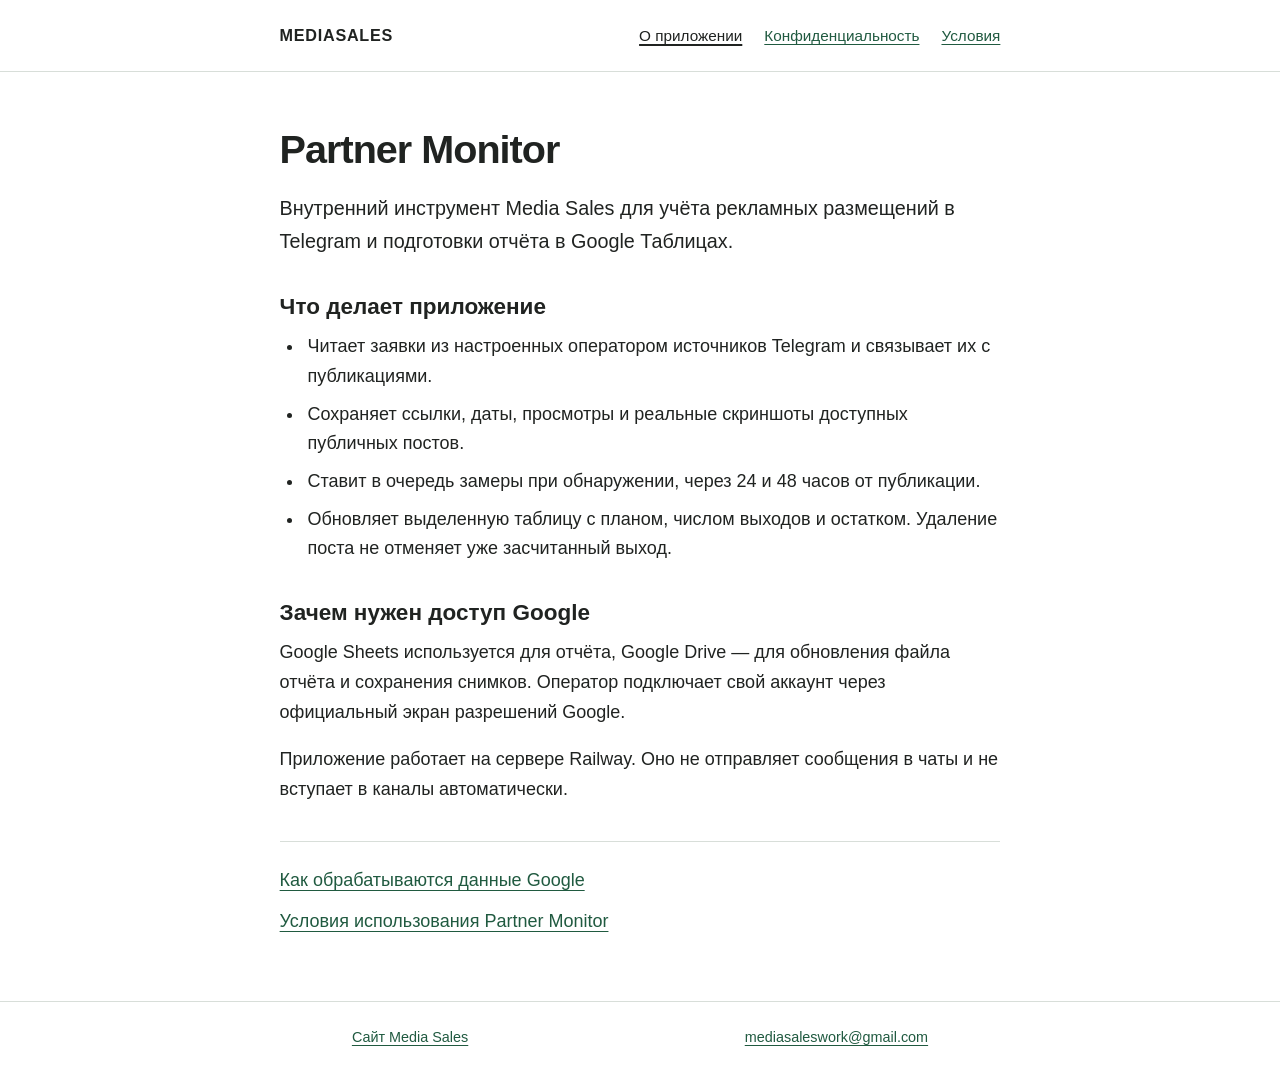
<file: index.html>
<!doctype html>
<html lang="ru">
<head>
  <meta charset="utf-8">
  <meta name="viewport" content="width=device-width, initial-scale=1">
  <meta name="description" content="Partner Monitor — внутренний инструмент Media Sales для отчётов о рекламных размещениях в Telegram.">
  <title>Partner Monitor — Media Sales</title>
  <link rel="stylesheet" href="styles.css">
</head>
<body>
  <a class="skip" href="#content">Перейти к содержанию</a>
  <header><div class="shell header-inner">
    <a class="brand" href="index.html" aria-label="Media Sales — Partner Monitor">MEDIASALES</a>
    <nav aria-label="Служебные страницы">
      <a href="index.html" aria-current="page">О приложении</a>
      <a href="privacy.html">Конфиденциальность</a>
      <a href="terms.html">Условия</a>
    </nav>
  </div></header>
  <main class="shell" id="content">
    <h1>Partner Monitor</h1>
    <p class="lead">Внутренний инструмент Media Sales для учёта рекламных размещений в Telegram и подготовки отчёта в Google Таблицах.</p>
    <h2>Что делает приложение</h2>
    <ul>
      <li>Читает заявки из настроенных оператором источников Telegram и связывает их с публикациями.</li>
      <li>Сохраняет ссылки, даты, просмотры и реальные скриншоты доступных публичных постов.</li>
      <li>Ставит в очередь замеры при обнаружении, через 24 и 48 часов от публикации.</li>
      <li>Обновляет выделенную таблицу с планом, числом выходов и остатком. Удаление поста не отменяет уже засчитанный выход.</li>
    </ul>
    <h2>Зачем нужен доступ Google</h2>
    <p>Google Sheets используется для отчёта, Google Drive — для обновления файла отчёта и сохранения снимков. Оператор подключает свой аккаунт через официальный экран разрешений Google.</p>
    <p>Приложение работает на сервере Railway. Оно не отправляет сообщения в чаты и не вступает в каналы автоматически.</p>
    <div class="links">
      <a href="privacy.html">Как обрабатываются данные Google</a>
      <a href="terms.html">Условия использования Partner Monitor</a>
    </div>
  </main>
  <footer><div class="shell footer-inner">
    <a href="https://mediasaleslimited.uz/">Сайт Media Sales</a>
    <a href="mailto:mediasaleswork@gmail.com">mediasaleswork@gmail.com</a>
  </div></footer>
</body>
</html>
</file>
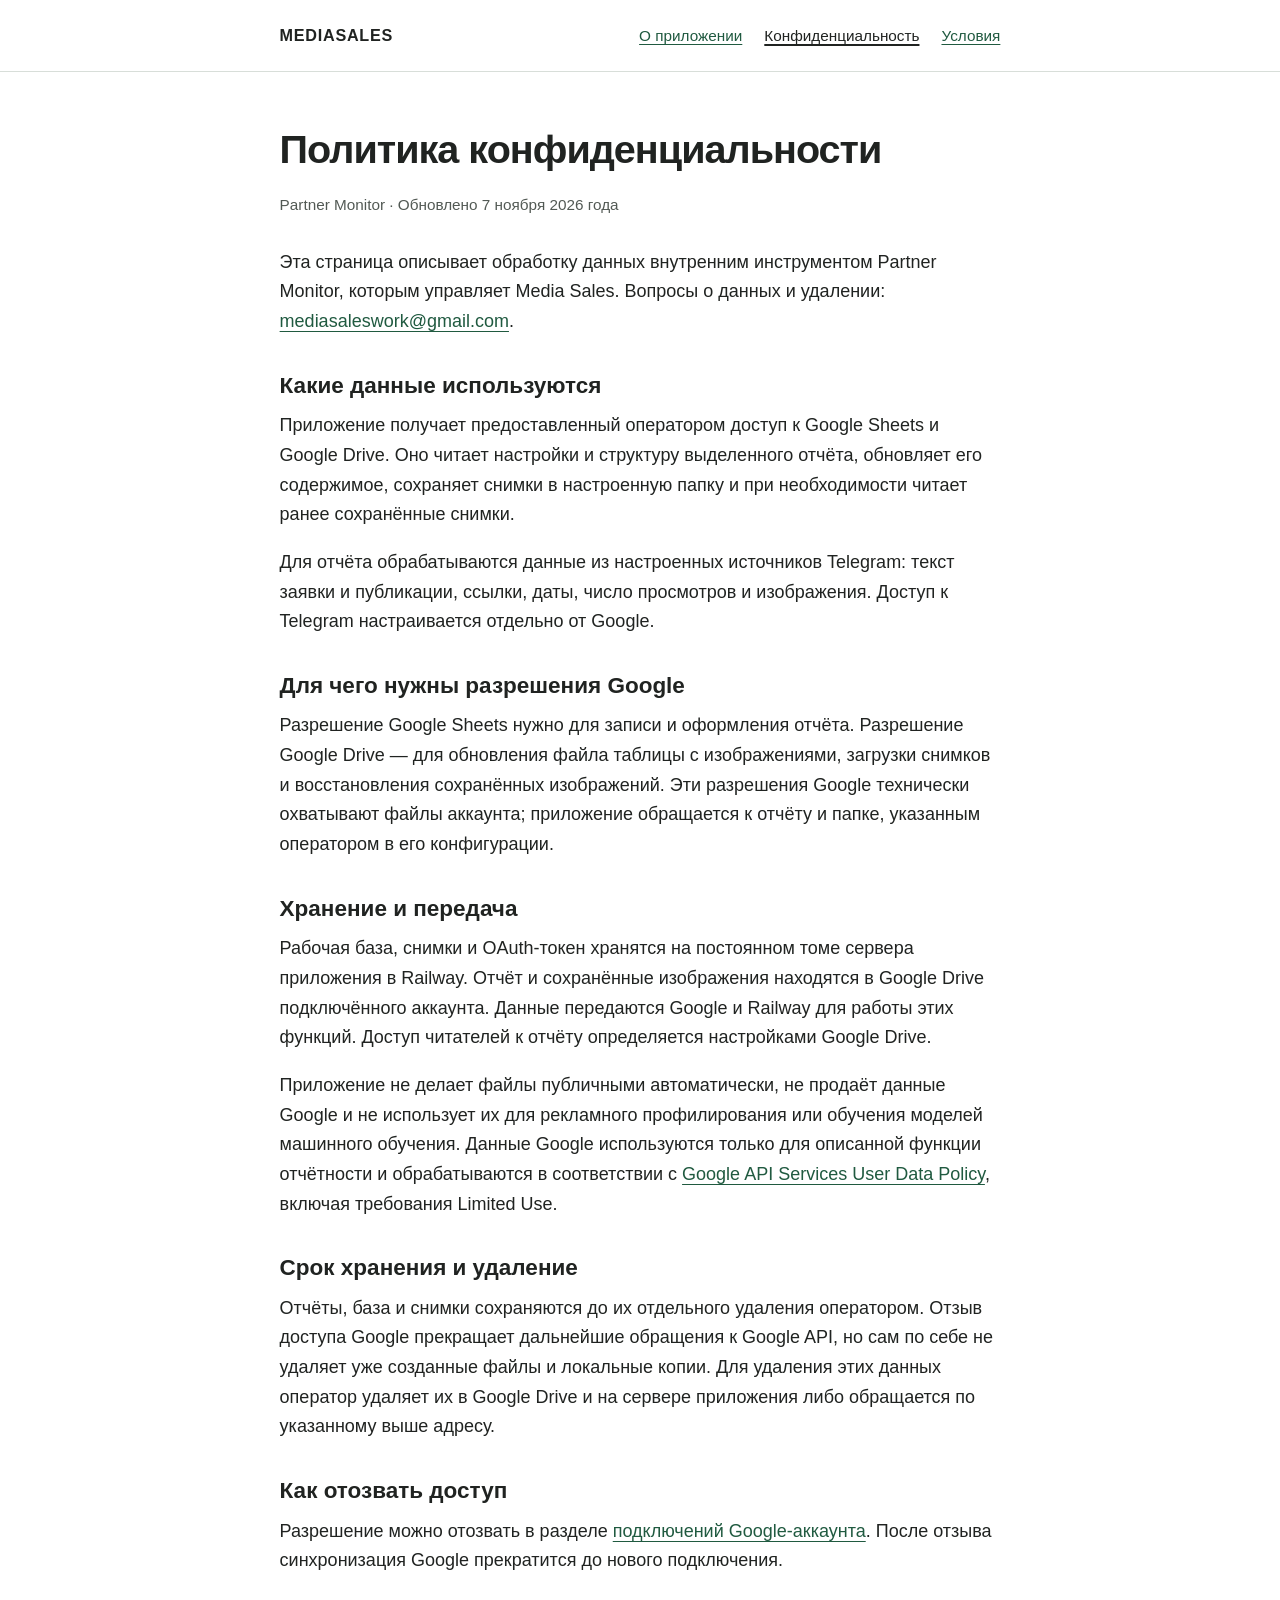
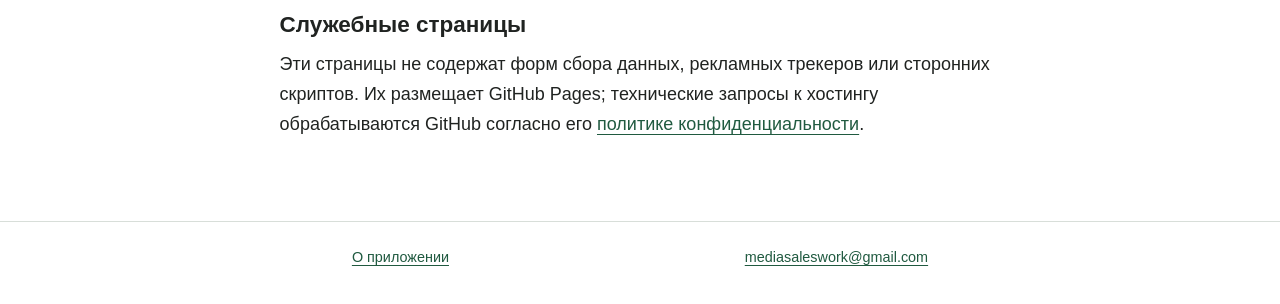
<file: privacy.html>
<!doctype html>
<html lang="ru">
<head>
  <meta charset="utf-8">
  <meta name="viewport" content="width=device-width, initial-scale=1">
  <meta name="description" content="Как Partner Monitor использует доступ к Google Sheets и Google Drive, хранит данные и позволяет отозвать доступ.">
  <title>Конфиденциальность — Partner Monitor</title>
  <link rel="stylesheet" href="styles.css">
</head>
<body>
  <a class="skip" href="#content">Перейти к содержанию</a>
  <header><div class="shell header-inner">
    <a class="brand" href="index.html" aria-label="Media Sales — Partner Monitor">MEDIASALES</a>
    <nav aria-label="Служебные страницы">
      <a href="index.html">О приложении</a>
      <a href="privacy.html" aria-current="page">Конфиденциальность</a>
      <a href="terms.html">Условия</a>
    </nav>
  </div></header>
  <main class="shell" id="content">
    <h1>Политика конфиденциальности</h1>
    <p class="date">Partner Monitor · Обновлено 7 ноября 2026 года</p>
    <p>Эта страница описывает обработку данных внутренним инструментом Partner Monitor, которым управляет Media Sales. Вопросы о данных и удалении: <a href="mailto:mediasaleswork@gmail.com">mediasaleswork@gmail.com</a>.</p>
    <h2>Какие данные используются</h2>
    <p>Приложение получает предоставленный оператором доступ к Google Sheets и Google Drive. Оно читает настройки и структуру выделенного отчёта, обновляет его содержимое, сохраняет снимки в настроенную папку и при необходимости читает ранее сохранённые снимки.</p>
    <p>Для отчёта обрабатываются данные из настроенных источников Telegram: текст заявки и публикации, ссылки, даты, число просмотров и изображения. Доступ к Telegram настраивается отдельно от Google.</p>
    <h2>Для чего нужны разрешения Google</h2>
    <p>Разрешение Google Sheets нужно для записи и оформления отчёта. Разрешение Google Drive — для обновления файла таблицы с изображениями, загрузки снимков и восстановления сохранённых изображений. Эти разрешения Google технически охватывают файлы аккаунта; приложение обращается к отчёту и папке, указанным оператором в его конфигурации.</p>
    <h2>Хранение и передача</h2>
    <p>Рабочая база, снимки и OAuth-токен хранятся на постоянном томе сервера приложения в Railway. Отчёт и сохранённые изображения находятся в Google Drive подключённого аккаунта. Данные передаются Google и Railway для работы этих функций. Доступ читателей к отчёту определяется настройками Google Drive.</p>
    <p>Приложение не делает файлы публичными автоматически, не продаёт данные Google и не использует их для рекламного профилирования или обучения моделей машинного обучения. Данные Google используются только для описанной функции отчётности и обрабатываются в соответствии с <a href="https://developers.google.com/terms/api-services-user-data-policy">Google API Services User Data Policy</a>, включая требования Limited Use.</p>
    <h2>Срок хранения и удаление</h2>
    <p>Отчёты, база и снимки сохраняются до их отдельного удаления оператором. Отзыв доступа Google прекращает дальнейшие обращения к Google API, но сам по себе не удаляет уже созданные файлы и локальные копии. Для удаления этих данных оператор удаляет их в Google Drive и на сервере приложения либо обращается по указанному выше адресу.</p>
    <h2>Как отозвать доступ</h2>
    <p>Разрешение можно отозвать в разделе <a href="https://myaccount.google.com/connections">подключений Google-аккаунта</a>. После отзыва синхронизация Google прекратится до нового подключения.</p>
    <h2>Служебные страницы</h2>
    <p>Эти страницы не содержат форм сбора данных, рекламных трекеров или сторонних скриптов. Их размещает GitHub Pages; технические запросы к хостингу обрабатываются GitHub согласно его <a href="https://docs.github.com/en/site-policy/privacy-policies/github-general-privacy-statement">политике конфиденциальности</a>.</p>
  </main>
  <footer><div class="shell footer-inner">
    <a href="index.html">О приложении</a>
    <a href="mailto:mediasaleswork@gmail.com">mediasaleswork@gmail.com</a>
  </div></footer>
</body>
</html>
</file>
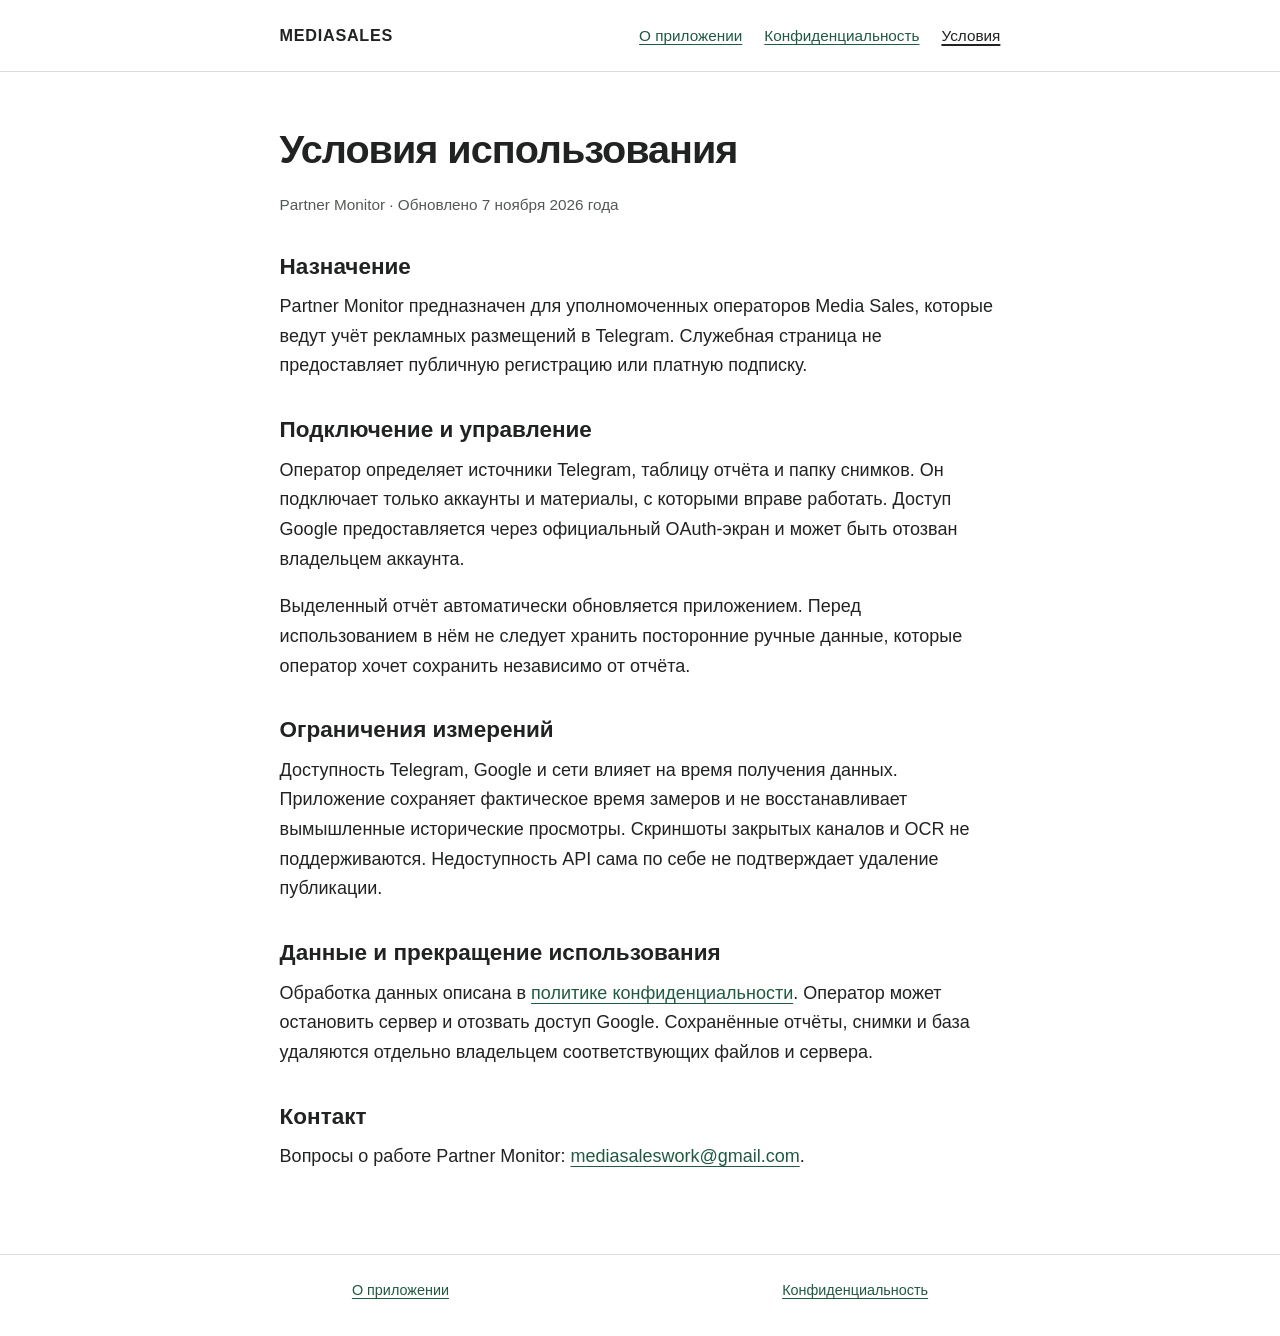
<file: terms.html>
<!doctype html>
<html lang="ru">
<head>
  <meta charset="utf-8">
  <meta name="viewport" content="width=device-width, initial-scale=1">
  <meta name="description" content="Назначение и условия внутреннего использования Partner Monitor в Media Sales.">
  <title>Условия использования — Partner Monitor</title>
  <link rel="stylesheet" href="styles.css">
</head>
<body>
  <a class="skip" href="#content">Перейти к содержанию</a>
  <header><div class="shell header-inner">
    <a class="brand" href="index.html" aria-label="Media Sales — Partner Monitor">MEDIASALES</a>
    <nav aria-label="Служебные страницы">
      <a href="index.html">О приложении</a>
      <a href="privacy.html">Конфиденциальность</a>
      <a href="terms.html" aria-current="page">Условия</a>
    </nav>
  </div></header>
  <main class="shell" id="content">
    <h1>Условия использования</h1>
    <p class="date">Partner Monitor · Обновлено 7 ноября 2026 года</p>
    <h2>Назначение</h2>
    <p>Partner Monitor предназначен для уполномоченных операторов Media Sales, которые ведут учёт рекламных размещений в Telegram. Служебная страница не предоставляет публичную регистрацию или платную подписку.</p>
    <h2>Подключение и управление</h2>
    <p>Оператор определяет источники Telegram, таблицу отчёта и папку снимков. Он подключает только аккаунты и материалы, с которыми вправе работать. Доступ Google предоставляется через официальный OAuth-экран и может быть отозван владельцем аккаунта.</p>
    <p>Выделенный отчёт автоматически обновляется приложением. Перед использованием в нём не следует хранить посторонние ручные данные, которые оператор хочет сохранить независимо от отчёта.</p>
    <h2>Ограничения измерений</h2>
    <p>Доступность Telegram, Google и сети влияет на время получения данных. Приложение сохраняет фактическое время замеров и не восстанавливает вымышленные исторические просмотры. Скриншоты закрытых каналов и OCR не поддерживаются. Недоступность API сама по себе не подтверждает удаление публикации.</p>
    <h2>Данные и прекращение использования</h2>
    <p>Обработка данных описана в <a href="privacy.html">политике конфиденциальности</a>. Оператор может остановить сервер и отозвать доступ Google. Сохранённые отчёты, снимки и база удаляются отдельно владельцем соответствующих файлов и сервера.</p>
    <h2>Контакт</h2>
    <p>Вопросы о работе Partner Monitor: <a href="mailto:mediasaleswork@gmail.com">mediasaleswork@gmail.com</a>.</p>
  </main>
  <footer><div class="shell footer-inner">
    <a href="index.html">О приложении</a>
    <a href="privacy.html">Конфиденциальность</a>
  </div></footer>
</body>
</html>
</file>
<file: styles.css>
:root {
  color-scheme: light;
  --ink: #202321;
  --muted: #525954;
  --paper: #ffffff;
  --edge: #d8ded9;
  --link: #205a40;
  --focus: #205a40;
  font-family: Arial, Helvetica, sans-serif;
  font-size: 18px;
  line-height: 1.65;
  background: var(--paper);
  color: var(--ink);
}
* { box-sizing: border-box; }
body { margin: 0; }
a { color: var(--link); text-underline-offset: .2em; text-decoration-thickness: 1px; transition: color 160ms ease-out; }
a:hover { color: var(--ink); text-decoration-thickness: 2px; }
a:focus-visible { outline: 2px solid var(--focus); outline-offset: 5px; border-radius: 2px; }
::selection { color: #ffffff; background: var(--link); }
.shell { width: min(100% - 48px, 72ch); margin-inline: auto; }
.skip { position: absolute; top: 12px; left: 12px; padding: 8px 12px; background: var(--paper); transform: translateY(-180%); }
.skip:focus { transform: none; }
header { border-bottom: 1px solid var(--edge); }
.header-inner { padding-block: 22px; display: flex; flex-wrap: wrap; align-items: baseline; justify-content: space-between; gap: 12px 24px; }
.brand { color: var(--ink); font-size: .9rem; font-weight: 700; letter-spacing: .045em; text-decoration: none; }
nav { display: flex; flex-wrap: wrap; gap: 8px 22px; font-size: .85rem; }
nav a[aria-current="page"] { color: var(--ink); text-decoration-thickness: 2px; }
main { padding-block: 54px 64px; }
h1 { margin: 0 0 20px; font-size: 2.2rem; line-height: 1.18; letter-spacing: -.025em; font-weight: 600; text-wrap: balance; }
h2 { margin: 34px 0 10px; font-size: 1.25rem; line-height: 1.35; font-weight: 600; }
p { margin: 0 0 18px; }
ul { margin: 0 0 22px; padding-left: 1.35em; }
li { margin-block: 8px; padding-left: .2em; }
.lead { font-size: 1.1rem; }
.date { color: var(--muted); font-size: .85rem; margin-bottom: 30px; }
.links { border-top: 1px solid var(--edge); padding-top: 24px; margin-top: 36px; display: grid; gap: 12px; }
footer { border-top: 1px solid var(--edge); color: var(--muted); font-size: .8rem; }
.footer-inner { padding-block: 24px 34px; display: flex; flex-wrap: wrap; justify-content: space-between; gap: 10px 24px; }
main, p, li, a { overflow-wrap: anywhere; }
@media (max-width: 560px) {
  .shell { width: calc(100% - 36px); }
  .header-inner { padding-block: 18px; }
  nav { gap: 8px 18px; }
  main { padding-block: 36px 44px; }
  h1 { font-size: 1.8rem; }
  .lead { font-size: 1rem; }
}
@media (prefers-reduced-motion: reduce) { a { transition: none; } }
</file>
